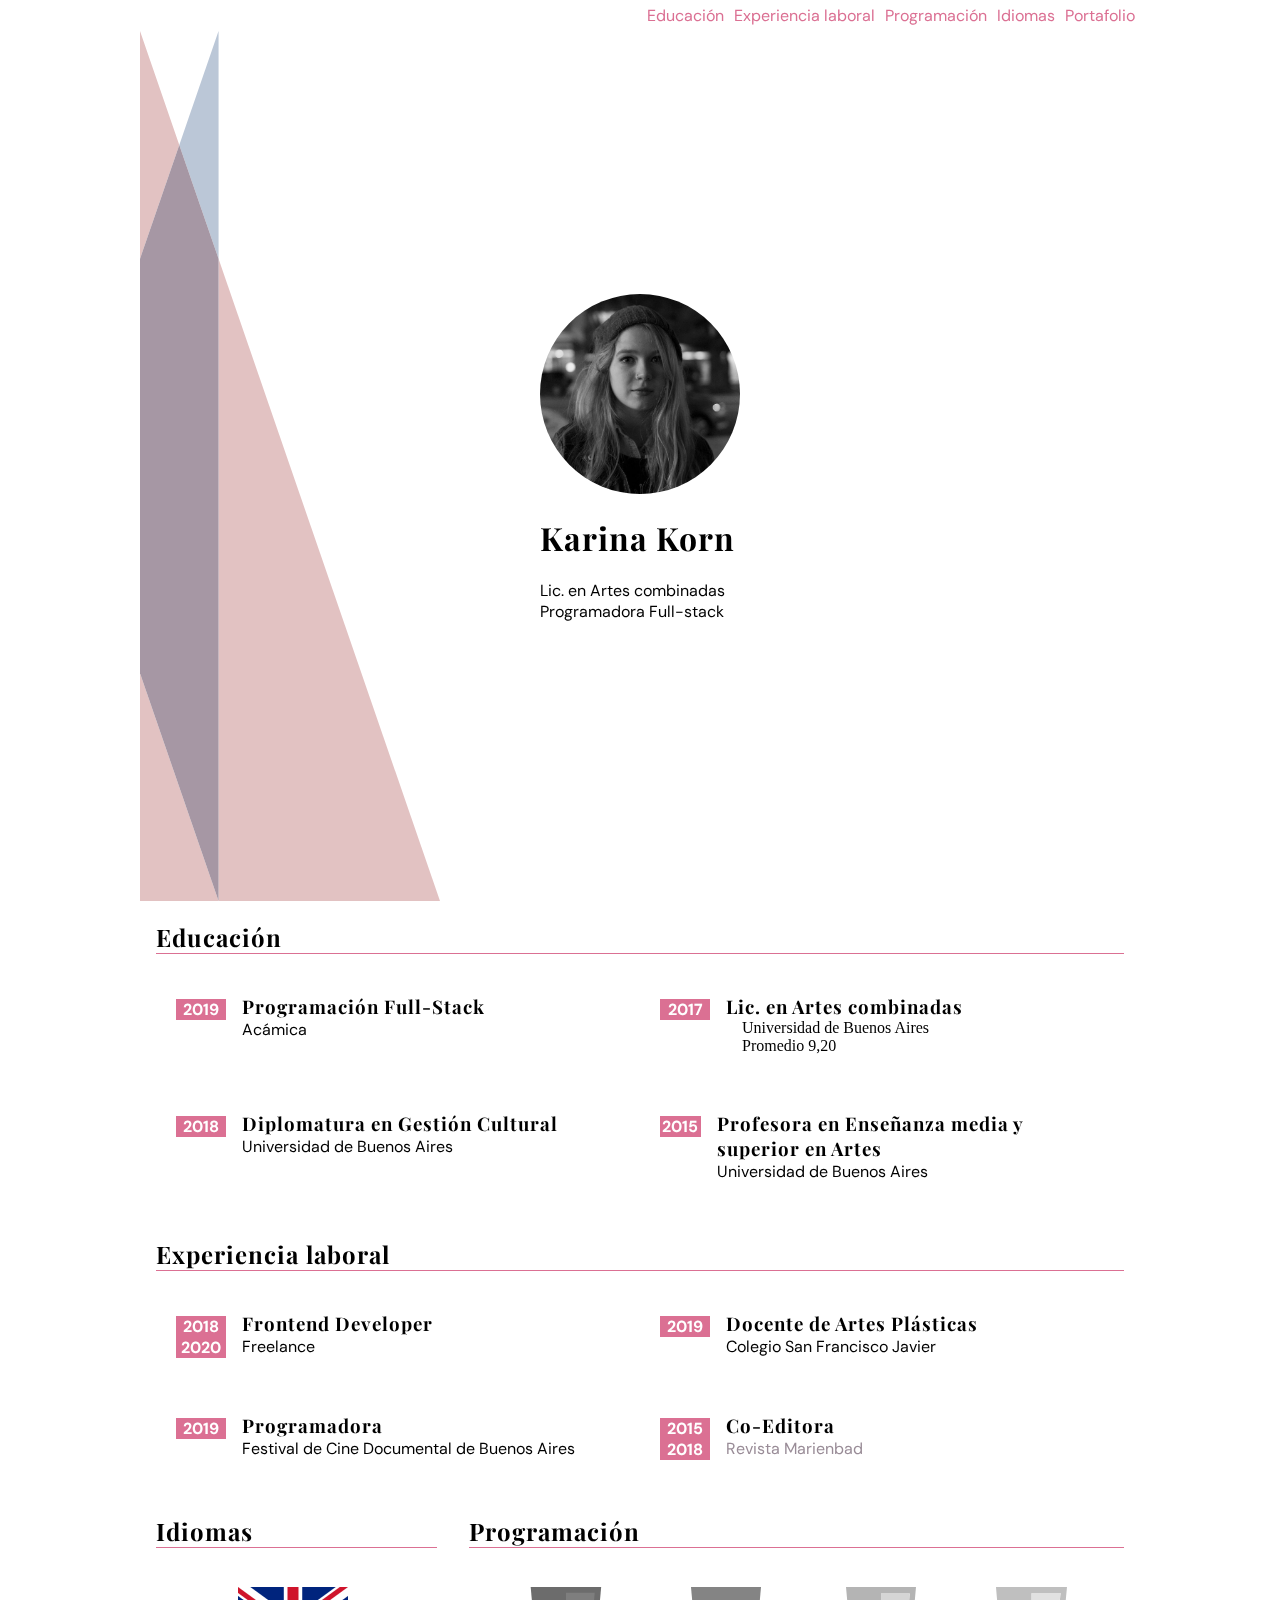
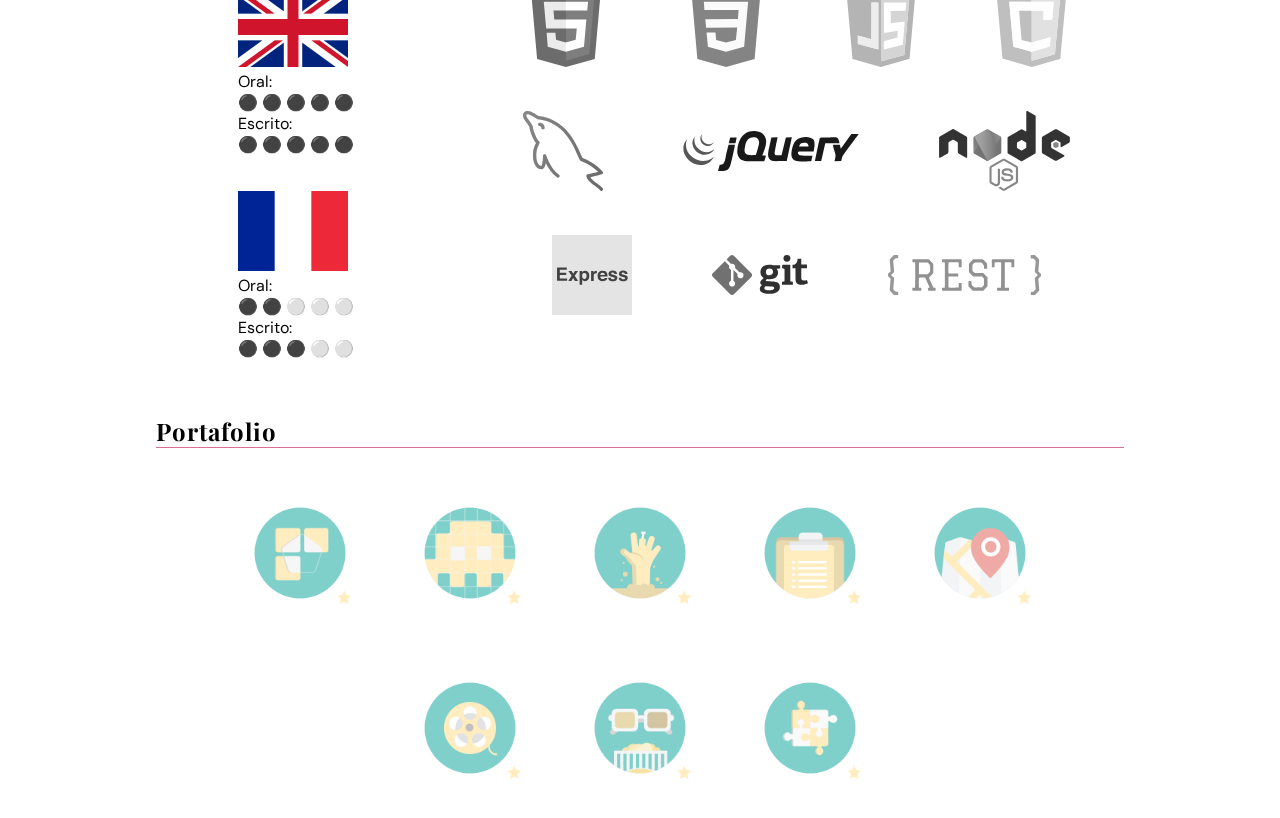
<file: index.html>
<!DOCTYPE html>
<html lang="es">

<head>
    <meta charset="UTF-8">
    <meta name="viewport" content="width=device-width, initial-scale=1.0">
    <meta http-equiv="X-UA-Compatible" content="ie=edge">
    <title>CV Karina Korn</title>
    <link href="https://fonts.googleapis.com/css?family=DM+Sans|Playfair+Display&display=swap" rel="stylesheet">
    <link rel="stylesheet" href="css/style.css">
    <!-- FAVICON -->
    <link rel="apple-touch-icon" sizes="57x57" href="img/favicon/apple-icon-57x57.png">
    <link rel="apple-touch-icon" sizes="60x60" href="img/favicon/apple-icon-60x60.png">
    <link rel="apple-touch-icon" sizes="72x72" href="img/favicon/apple-icon-72x72.png">
    <link rel="apple-touch-icon" sizes="76x76" href="img/favicon/apple-icon-76x76.png">
    <link rel="apple-touch-icon" sizes="114x114" href="img/favicon/apple-icon-114x114.png">
    <link rel="apple-touch-icon" sizes="120x120" href="img/favicon/apple-icon-120x120.png">
    <link rel="apple-touch-icon" sizes="144x144" href="img/favicon/apple-icon-144x144.png">
    <link rel="apple-touch-icon" sizes="152x152" href="img/favicon/apple-icon-152x152.png">
    <link rel="apple-touch-icon" sizes="180x180" href="img/favicon/apple-icon-180x180.png">
    <link rel="icon" type="image/png" sizes="192x192" href="img/favicon/android-icon-192x192.png">
    <link rel="icon" type="image/png" sizes="32x32" href="img/favicon/favicon-32x32.png">
    <link rel="icon" type="image/png" sizes="96x96" href="img/favicon/favicon-96x96.png">
    <link rel="icon" type="image/png" sizes="16x16" href="img/favicon/favicon-16x16.png">
    <link rel="manifest" href="img/favicon/manifest.json">
    <meta name="msapplication-TileColor" content="#ffffff">
    <meta name="msapplication-TileImage" content="img/favicon/ms-icon-144x144.png">
    <meta name="theme-color" content="#ffffff">
    <!-- END FAVICON -->
</head>

<body>
    <div class="main_container">

        <header>
            <nav id="menu_principal" class="flex_container flex_right">
                <a class="hvr-underline-from-center " href="#educacion">Educación</a>
                <a class="hvr-underline-from-center" href="#laboral"> Experiencia laboral </a>
                <a class="hvr-underline-from-center" href="#programacion"> Programación </a>
                <a class="hvr-underline-from-center" href="#idiomas"> Idiomas</a>
                <a class="hvr-underline-from-center" href="#portafolio"> Portafolio</a>
            </nav>
            <div id="portada">
                <img src="img/portada/bkg01.svg" alt="Fondo">
            </div>
            <div id="presentacion" class="flex_container flex_center flex_middle">
                <div>
                    <div class="avatar" alt="Karina Korn">
                    </div>
                    <h1> Karina Korn</h1>
                    <p>Lic. en Artes combinadas</br>Programadora Full-stack</p>
                </div>
            </div>
        </header>
        <section id="educacion">
            <h2>Educación</h2>
            <div class="flex_container flex_wrap">
                <div class="card">
                    <div class="title">
                        <h3>Programación Full-Stack</h3>
                        <p>Acámica</p>
                    </div>
                    <div class="year">
                        <div>
                            <span>2019</span>
                        </div>
                    </div>
                </div>
                <div class="card">
                    <div class="title">
                        <h3>Lic. en Artes combinadas</h3>
                        <section>Universidad de Buenos Aires</br>Promedio 9,20</P>
                    </div>
                    <div class="year">
                        <div>
                            <span>2017</span>
                        </div>
                    </div>
                </div>
                <div class="card">
                    <div class="title">
                        <H3>Diplomatura en Gestión Cultural</H3>
                        <p>Universidad de Buenos Aires</p>
                    </div>
                    <div class="year">
                        <div>
                            <span> 2018</span>
                        </div>
                    </div>
                </div>
                <div class="card">
                    <div class="title">
                        <h3>Profesora en Enseñanza media y superior en Artes</h3>
                        <p>Universidad de Buenos Aires</p>
                    </div>
                    <div class="year">
                        <div>
                            <span> 2015</span>
                        </div>
                    </div>
                </div>
            </div>
        </section>
        <section id="laboral">
            <h2>Experiencia laboral</h2>
            <div class="flex_container flex_wrap flex_space_around">
                <div class="card">
                    <div class="title">
                        <h3>Frontend Developer</h3>
                        <p>Freelance</p>
                    </div>
                    <div class="year">
                        <div>
                            <span>2018</span>
                            </br><span>2020</span>
                        </div>
                    </div>
                </div>
                <div class="card">
                    <div class="title">
                        <h3>Docente de Artes Plásticas</h3>
                        <p>Colegio San Francisco Javier</p>
                    </div>
                    <div class="year">
                        <div>
                            <span>2019</span>

                        </div>
                    </div>
                </div>
                <div class="card">
                    <div class="title">
                        <h3>Programadora</h3>
                        <p>Festival de Cine Documental de Buenos Aires</p>
                    </div>
                    <div class="year">
                        <div>
                            <span>2019</span>
                        </div>
                    </div>
                </div>
                <div class="card">
                    <div class="title">
                        <h3>Co-Editora</h3>
                        <p><a href="http://www.marienbad.com.ar/autor/karina-korn" target="_blank">Revista
                                Marienbad</a></p>
                    </div>
                    <div class="year">
                        <div>
                            <span>2015</span>
                            </br><span>2018</span>
                        </div>
                    </div>
                </div>
            </div>
        </section>

        <div id="container_programacion_idiomas" class="flex_container">
            <section id="idiomas">
                <h2>Idiomas</h2>
                <div class="flex_container flex_center">
                    <div class="flex_column">
                        <div class="card flex_column">
                            <div class="flag">
                                <img src="img/idiomas/ingles.png" alt="Inglés" title="Inglés">
                            </div>
                            <div class="level">
                                <p>
                                    Oral: </br>
                                    &#9899 &#9899 &#9899 &#9899 &#9899 </br>
                                    Escrito:</br>
                                    &#9899 &#9899 &#9899 &#9899 &#9899
                                </p>
                            </div>
                        </div>
                        <div class="card flex_column">
                            <div class="flag">
                                <img src="img/idiomas/francia.svg" alt="Francés" title="Francés">
                            </div>
                            <div class="level">
                                <p>
                                    Oral: </br>
                                    &#9899 &#9899 &#9898 &#9898 &#9898 </br>
                                    Escrito: </br>
                                    &#9899 &#9899 &#9899 &#9898 &#9898
                                </p>
                            </div>
                        </div>
                    </div>
                </div>
            </section>
            <section id="programacion">
                <h2>Programación</h2>
                <div class="thumbnav flex_container flex_wrap flex_center flex_middle">
                    <div class="thumbimg"><img src="img/programacion/HTML5.svg" alt="HTML5" title="HTML5"></div>
                    <div class="thumbimg"><img src="img/programacion/css-3.svg" alt="CSS3" title="CSS3"></div>
                    <div class="thumbimg"><img src="img/programacion/js.svg" alt="JavaScript Vanilla"
                            title="JavaScript Vanilla">
                    </div>
                    <div class="thumbimg"><img src="img/programacion/canvas.svg" alt="Canvas" title="Canvas"></div>
                    <div class="thumbimg"><img src="img/programacion/mysql.svg" alt="MYSQL" title="MYSQL"></div>
                    <div class="thumbimg thumb_mini"><img src="img/programacion/jquery.svg" alt="JQUERY" title="JQUERY">
                    </div>
                    <div class="thumbimg"><img src="img/programacion/node.svg" alt="Node.JS" title="Node.JS"></div>
                    <div class="thumbimg"><img src="img/programacion/express.svg" alt="Express" title="Express"></div>
                    <div class="thumbimg thumb_mini"><img src="img/programacion/Git.svg" alt="Git" title="Git"></div>
                    <div class="thumbimg thumb_mini"><img src="img/programacion/api-rest.svg" alt="APIs-Rest"
                            title="APIs-Rest">
                    </div>
                </div>
            </section>
        </div>

        <section id="portafolio" class="section">
            <h2>Portafolio</h2>
            <div class="thumbnav flex_container flex_wrap flex_center flex_middle">
                <div class="thumbimg"><a href="https://karinakorn.github.io/Adventure-Time-Puzzle/" target="_blank"><img
                            src="img/portafolio/rompecabezas-icon.png" alt="Rompecabeza" title="Ir a Rompecabezas"></a>
                </div>
                <div class="thumbimg"><a href="https://karinakorn.github.io/Pixel-Art/" target="_blank"><img
                            src="img/portafolio/pixel-art-icon.png" alt="Pixel Art" title="Ir a Pixel Art"></a></div>
                <div class="thumbimg"><a href="https://karinakorn.github.io/Zombie-City/" target="_blank"><img
                            src="img/portafolio/ciudad-zombie-icon.png" alt="Ciudad Zombie"
                            title="Ir a Ciudad Zombie"></a>
                </div>
                <div class="thumbimg"><a href="proximamente.html" target="_blank"><img
                            src="img/portafolio/encuestados-icon.png" alt="Encuestados" title="Ir a Encuestados"></a>
                </div>
                <div class="thumbimg"><a href="proximamente.html" target="_blank"><img
                            src="img/portafolio/mapa-interactivo-icon.png" alt="Mapa Interactivo"
                            title="Ir a Mapa Interactivo"></a></div>
                <div class="thumbimg"><a href="proximamente.html" target="_blank"><img
                            src="img/portafolio/que-veo-icon.png" alt="Qué Veo" title="Ir a Qué veo"></a></div>
                <div class="thumbimg"><a href="proximamente.html" target="_blank"><img
                            src="img/portafolio/peli-vs-peli-icon.png" alt="Peli vs Peli" title="Ir a Peli vs Peli"></a>
                </div>
                <div class="thumbimg"><a href="proximamente.html" target="_blank"><img
                            src="img/portafolio/recargado-icon.png" alt="Recargado" title="Ir a Recargado"></a></div>

            </div>
        </section>
    </div>
</body>

</html>
</file>
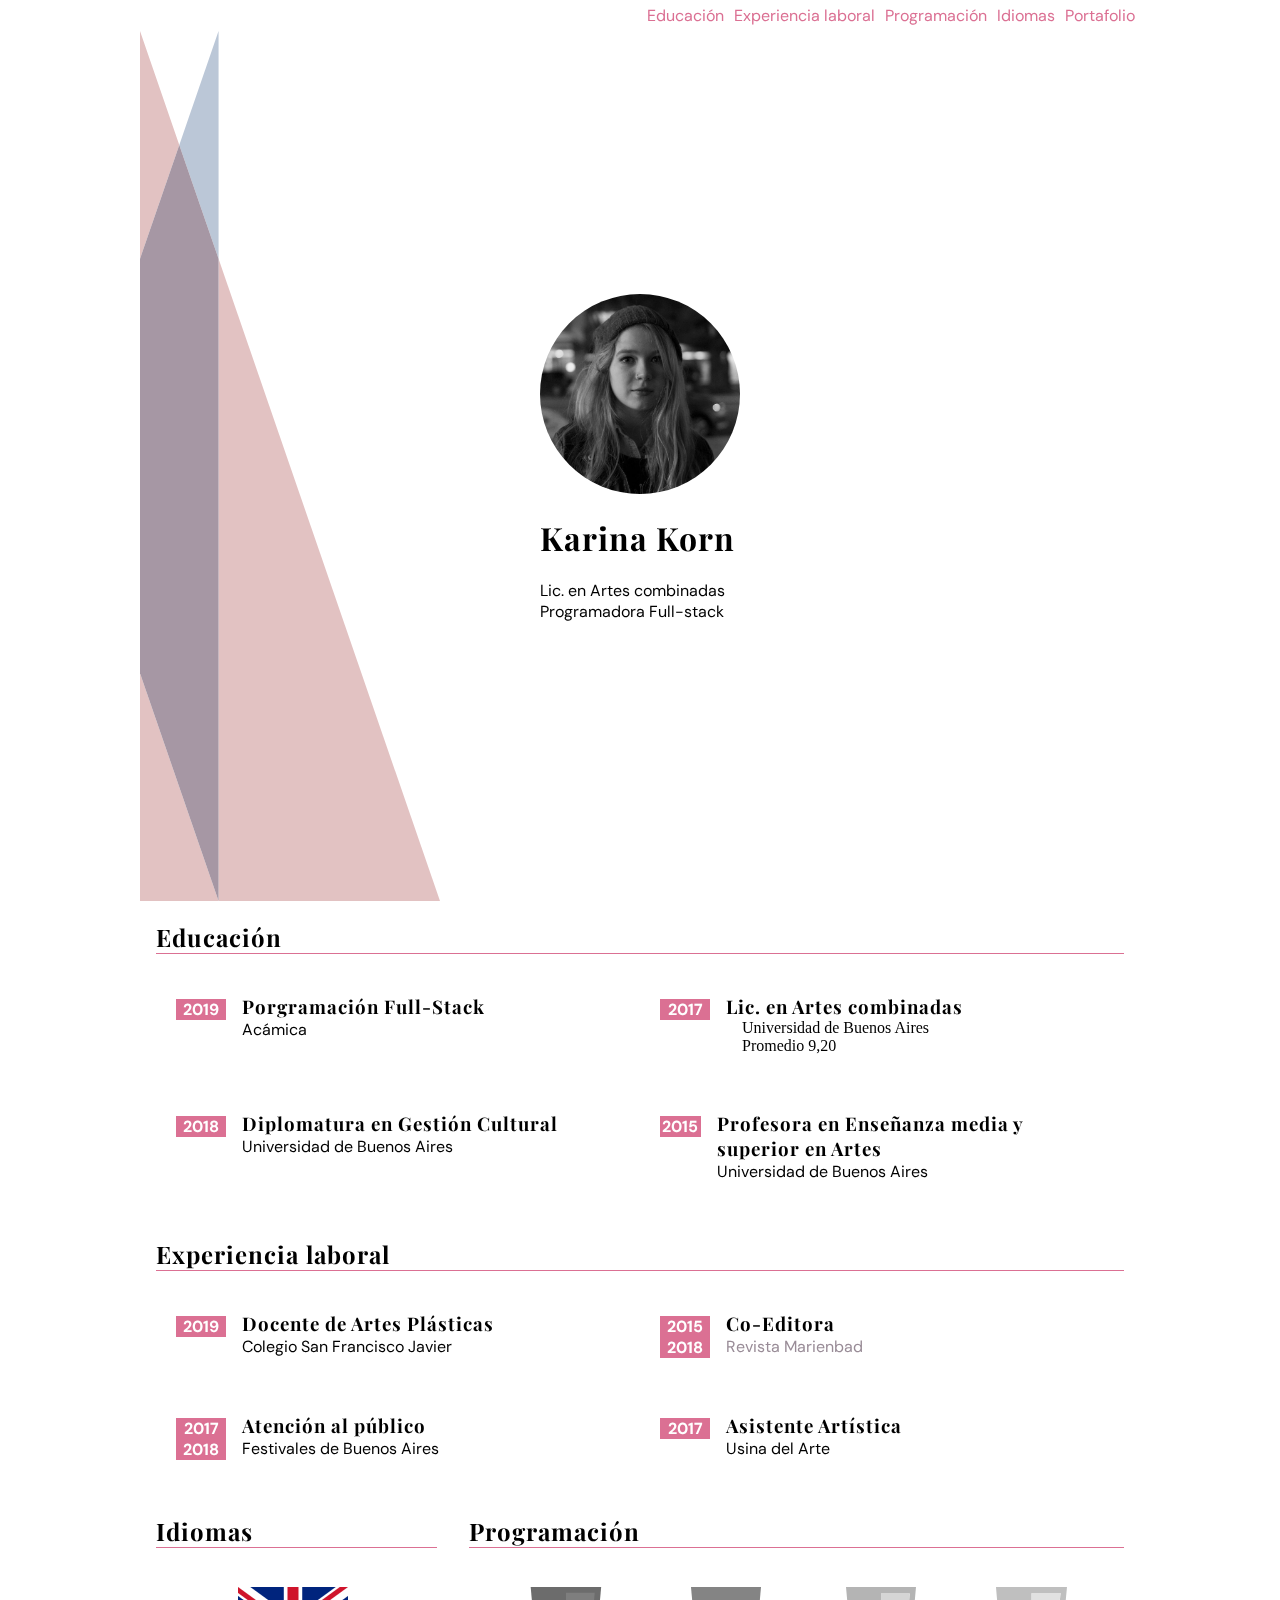
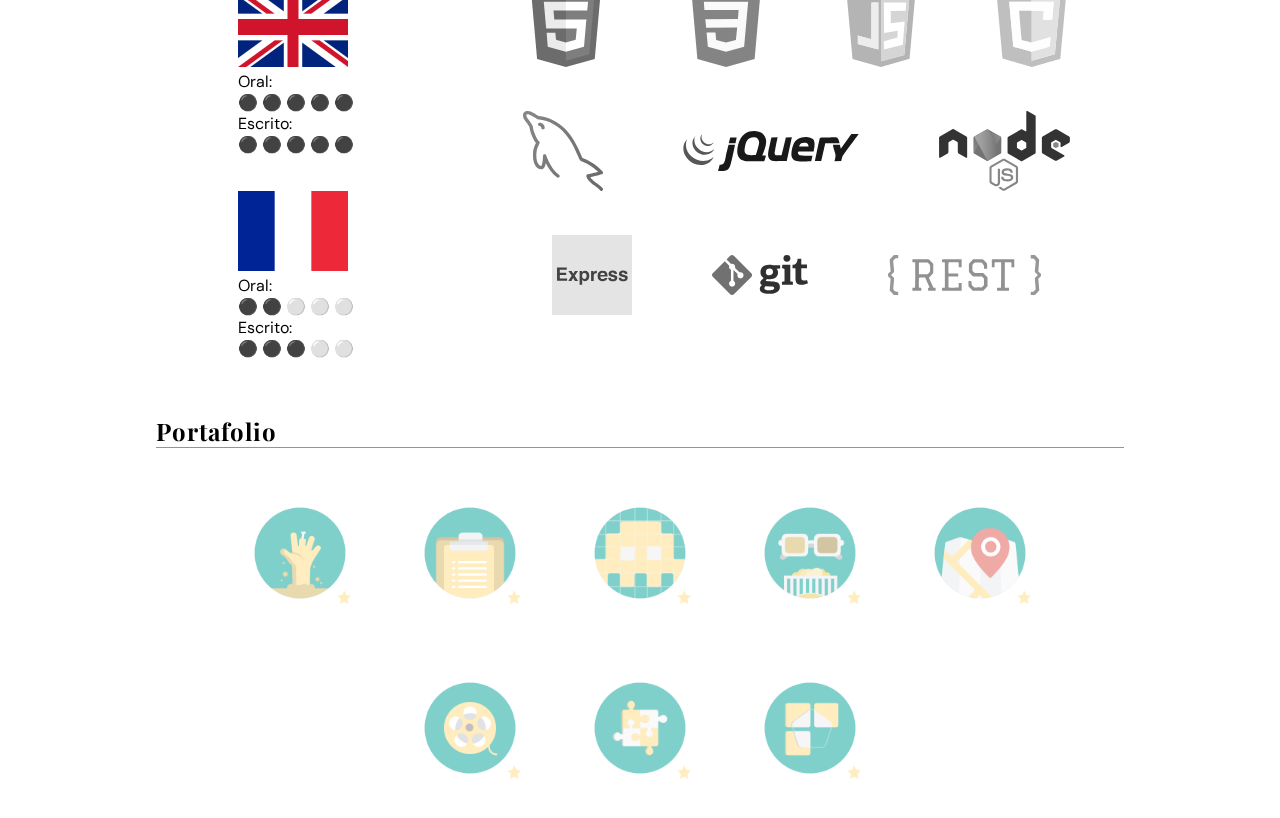
<file: index.html.html>
<!DOCTYPE html>
<html lang="es">

<head>
    <meta charset="UTF-8">
    <meta name="viewport" content="width=device-width, initial-scale=1.0">
    <meta http-equiv="X-UA-Compatible" content="ie=edge">
    <title>CV Karina Korn</title>
    <link href="https://fonts.googleapis.com/css?family=DM+Sans|Playfair+Display&display=swap" rel="stylesheet">
    <link rel="stylesheet" href="style.css">
    <!-- FAVICON -->
    <link rel="apple-touch-icon" sizes="57x57" href="favicon/apple-icon-57x57.png">
    <link rel="apple-touch-icon" sizes="60x60" href="favicon/apple-icon-60x60.png">
    <link rel="apple-touch-icon" sizes="72x72" href="favicon/apple-icon-72x72.png">
    <link rel="apple-touch-icon" sizes="76x76" href="favicon/apple-icon-76x76.png">
    <link rel="apple-touch-icon" sizes="114x114" href="favicon/apple-icon-114x114.png">
    <link rel="apple-touch-icon" sizes="120x120" href="favicon/apple-icon-120x120.png">
    <link rel="apple-touch-icon" sizes="144x144" href="favicon/apple-icon-144x144.png">
    <link rel="apple-touch-icon" sizes="152x152" href="favicon/apple-icon-152x152.png">
    <link rel="apple-touch-icon" sizes="180x180" href="favicon/apple-icon-180x180.png">
    <link rel="icon" type="image/png" sizes="192x192" href="favicon/android-icon-192x192.png">
    <link rel="icon" type="image/png" sizes="32x32" href="favicon/favicon-32x32.png">
    <link rel="icon" type="image/png" sizes="96x96" href="favicon/favicon-96x96.png">
    <link rel="icon" type="image/png" sizes="16x16" href="favicon/favicon-16x16.png">
    <link rel="manifest" href="/favicon/manifest.json">
    <meta name="msapplication-TileColor" content="#ffffff">
    <meta name="msapplication-TileImage" content="/favicon/ms-icon-144x144.png">
    <meta name="theme-color" content="#ffffff">
    <!-- END FAVICON -->
</head>

<body>
    <div class="main_container">

        <header>
            <nav id="menu_principal" class="flex_container flex_right">
                <a class="hvr-underline-from-center " href="#educacion">Educación</a>
                <a class="hvr-underline-from-center" href="#laboral"> Experiencia laboral </a>
                <a class="hvr-underline-from-center" href="#programacion"> Programación </a>
                <a class="hvr-underline-from-center" href="#idiomas"> Idiomas</a>
                <a class="hvr-underline-from-center" href="#portafolio"> Portafolio</a>
            </nav>
            <div id="portada">
                <img src="portada/bkg01.svg" alt="Fondo">
            </div>
            <div id="presentacion" class="flex_container flex_center flex_middle">
                <div>
                    <div class="avatar" alt="Karina Korn">
                    </div>
                    <h1> Karina Korn</h1>
                    <p>Lic. en Artes combinadas</br>Programadora Full-stack</p>
                </div>
            </div>
        </header>
        <section id="educacion">
            <h2>Educación</h2>
            <div class="flex_container flex_wrap">
                <div class="card">
                    <div class="title">
                        <h3>Porgramación Full-Stack</h3>
                        <p>Acámica</p>
                    </div>
                    <div class="year">
                        <div>
                            <span>2019</span>
                        </div>
                    </div>
                </div>
                <div class="card">
                    <div class="title">
                        <h3>Lic. en Artes combinadas</h3>
                        <section>Universidad de Buenos Aires</br>Promedio 9,20</P>
                    </div>
                    <div class="year">
                        <div>
                            <span>2017</span>
                        </div>
                    </div>
                </div>
                <div class="card">
                    <div class="title">
                        <H3>Diplomatura en Gestión Cultural</H3>
                        <p>Universidad de Buenos Aires</p>
                    </div>
                    <div class="year">
                        <div>
                            <span> 2018</span>
                        </div>
                    </div>
                </div>
                <div class="card">
                    <div class="title">
                        <h3>Profesora en Enseñanza media y superior en Artes</h3>
                        <p>Universidad de Buenos Aires</p>
                    </div>
                    <div class="year">
                        <div>
                            <span> 2015</span>
                        </div>
                    </div>
                </div>
            </div>
        </section>
        <section id="laboral">
            <h2>Experiencia laboral</h2>
            <div class="flex_container flex_wrap flex_space_around">
                <div class="card">
                    <div class="title">
                        <h3>Docente de Artes Plásticas</h3>
                        <p>Colegio San Francisco Javier</p>
                    </div>
                    <div class="year">
                        <div>
                            <span>2019</span>
                        </div>
                    </div>
                </div>
                <div class="card">
                    <div class="title">
                        <h3>Co-Editora</h3>
                        <p><a href="http://www.marienbad.com.ar/autor/karina-korn" target="_blank">Revista
                                Marienbad</a></p>
                    </div>
                    <div class="year">
                        <div>
                            <span>2015</span>
                            </br><span>2018</span>
                        </div>
                    </div>
                </div>
                <div class="card">
                    <div class="title">
                        <h3>Atención al público</h3>
                        <p>Festivales de Buenos Aires</p>
                    </div>
                    <div class="year">
                        <div>
                            <span>2017</span>
                            </br><span>2018</span>
                        </div>
                    </div>
                </div>
                <div class="card">
                    <div class="title">
                        <h3>Asistente Artística</h3>
                        <p>Usina del Arte</p>
                    </div>
                    <div class="year">
                        <div>
                            <span>2017</span>
                        </div>
                    </div>
                </div>
            </div>
        </section>

        <div id="container_programacion_idiomas" class="flex_container">
            <section id="idiomas">
                <h2>Idiomas</h2>
                <div class="flex_container flex_center">
                    <div class="flex_column">
                        <div class="card flex_column">
                            <div class="flag">
                                <img src="idiomas/ingles.png" alt="Inglés" title="Inglés">
                            </div>
                            <div class="level">
                                <p>
                                    Oral: </br>
                                    &#9899 &#9899 &#9899 &#9899 &#9899 </br>
                                    Escrito:</br>
                                    &#9899 &#9899 &#9899 &#9899 &#9899
                                </p>
                            </div>
                        </div>
                        <div class="card flex_column">
                            <div class="flag">
                                <img src="idiomas/francia.svg" alt="Francés" title="Francés">
                            </div>
                            <div class="level">
                                <p>
                                    Oral: </br>
                                    &#9899 &#9899 &#9898 &#9898 &#9898 </br>
                                    Escrito: </br>
                                    &#9899 &#9899 &#9899 &#9898 &#9898
                                </p>
                            </div>
                        </div>
                    </div>
                </div>
            </section>
            <section id="programacion">
                <h2>Programación</h2>
                <div class="thumbnav flex_container flex_wrap flex_center flex_middle">
                    <div class="thumbimg"><img src="programacion/HTML5.svg" alt="HTML5" title="HTML5"></div>
                    <div class="thumbimg"><img src="programacion/css-3.svg" alt="CSS3" title="CSS3"></div>
                    <div class="thumbimg"><img src="programacion/js.svg" alt="JavaScript Vanilla" title="JavaScript Vanilla">
                    </div>
                    <div class="thumbimg"><img src="programacion/canvas.svg" alt="Canvas" title="Canvas"></div>
                    <div class="thumbimg"><img src="programacion/mysql.svg" alt="MYSQL" title="MYSQL"></div>
                    <div class="thumbimg thumb_mini"><img src="programacion/jquery.svg" alt="JQUERY" title="JQUERY"></div>
                    <div class="thumbimg"><img src="programacion/node.svg" alt="Node.JS" title="Node.JS"></div>
                    <div class="thumbimg"><img src="programacion/express.svg" alt="Express" title="Express"></div>
                    <div class="thumbimg thumb_mini"><img src="programacion/Git.svg" alt="Git" title="Git"></div>
                    <div class="thumbimg thumb_mini"><img src="programacion/api-rest.svg" alt="APIs-Rest" title="APIs-Rest">
                    </div>
                </div>
            </section>
        </div>

        <section id="portafolio" class="section">
            <h2>Portafolio</h2>
            <div class="thumbnav flex_container flex_wrap flex_center flex_middle">
                <div class="thumbimg"><a href="Proximamente/Proximamente.html" target="_blank"><img
                            src="portafolio/ciudad-zombie-icon.png" alt="Ciudad Zombie" title="Ir a Ciudad Zombie"></a>
                </div>
                <div class="thumbimg"><a href="Proximamente/Proximamente.html" target="_blank"><img
                            src="portafolio/encuestados-icon.png" alt="Encuestados" title="Ir a Encuestados"></a></div>
                <div class="thumbimg"><a href="Proximamente/Proximamente.html" target="_blank"><img
                            src="portafolio/pixel-art-icon.png" alt="Pixel Art" title="Ir a Pixel Art"></a></div>
                <div class="thumbimg"><a href="Proximamente/Proximamente.html" target="_blank"><img
                            src="portafolio/peli-vs-peli-icon.png" alt="Peli vs Peli" title="Ir a Peli vs Peli"></a></div>
                <div class="thumbimg"><a href="Proximamente/Proximamente.html" target="_blank"><img
                            src="portafolio/mapa-interactivo-icon.png" alt="Mapa Interactivo" title="Ir a Mapa Interactivo"></a>
                </div>
                <div class="thumbimg"><a href="Proximamente/Proximamente.html" target="_blank"><img
                            src="portafolio/que-veo-icon.png" alt="Qué Veo" title="Ir a Qué veo"></a></div>
                <div class="thumbimg"><a href="Proximamente/Proximamente.html" target="_blank"><img
                                src="portafolio/recargado-icon.png" alt="Recargado" title="Ir a Recargado"></a></div>
                <div class="thumbimg"><a href="Proximamente/Proximamente.html" target="_blank"><img
                            src="portafolio/rompecabezas-icon.png" alt="Rompecabeza" title="Ir a Rompecabezas"></a></div>
            </div>
        </section>
    </div>
</body>

</html>
</file>
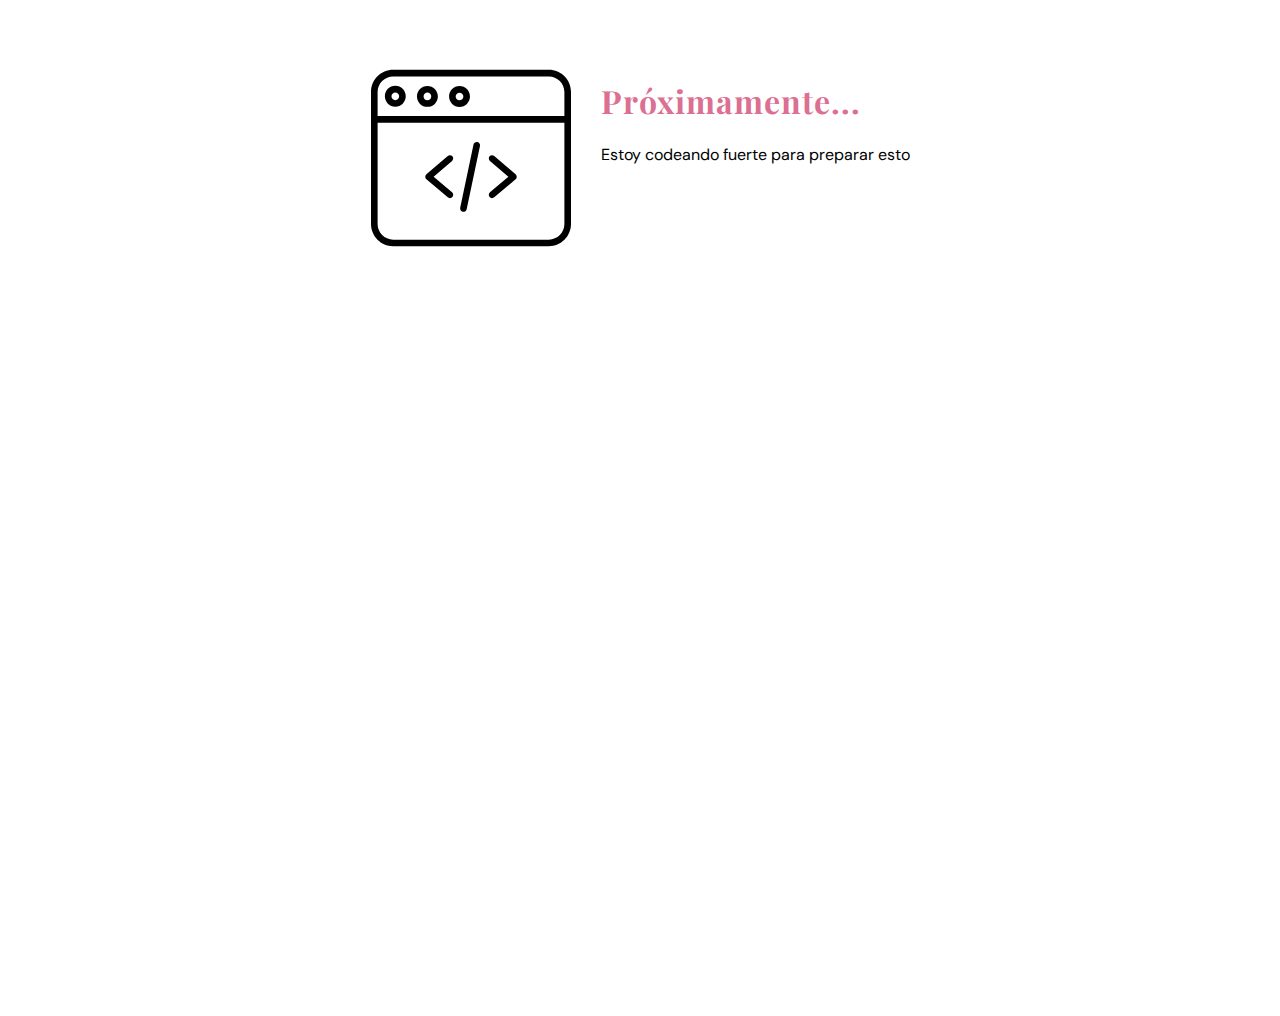
<file: proximamente.html>
<!DOCTYPE html>
<html lang="es">

<head>
    <meta charset="UTF-8">
    <meta name="viewport" content="width=device-width, initial-scale=1.0">
    <meta http-equiv="X-UA-Compatible" content="ie=edge">
    <title>Próximamente</title>
    <link rel="stylesheet" href="css/styleProximamente.css">
    <link href="https://fonts.googleapis.com/css?family=DM+Sans|Playfair+Display&display=swap" rel="stylesheet">

    <!-- FAVICON -->
    <link rel="apple-touch-icon" sizes="57x57" href="img/favicon/apple-icon-57x57.png">
    <link rel="apple-touch-icon" sizes="60x60" href="img/favicon/apple-icon-60x60.png">
    <link rel="apple-touch-icon" sizes="72x72" href="img/favicon/apple-icon-72x72.png">
    <link rel="apple-touch-icon" sizes="76x76" href="img/favicon/apple-icon-76x76.png">
    <link rel="apple-touch-icon" sizes="114x114" href="img/favicon/apple-icon-114x114.png">
    <link rel="apple-touch-icon" sizes="120x120" href="img/favicon/apple-icon-120x120.png">
    <link rel="apple-touch-icon" sizes="144x144" href="img/favicon/apple-icon-144x144.png">
    <link rel="apple-touch-icon" sizes="152x152" href="img/favicon/apple-icon-152x152.png">
    <link rel="apple-touch-icon" sizes="180x180" href="img/favicon/apple-icon-180x180.png">
    <link rel="icon" type="image/png" sizes="192x192" href="img/favicon/android-icon-192x192.png">
    <link rel="icon" type="image/png" sizes="32x32" href="../favicon/favicon-32x32.png">
    <link rel="icon" type="image/png" sizes="96x96" href="../favicon/favicon-96x96.png">
    <link rel="icon" type="image/png" sizes="16x16" href="../favicon/favicon-16x16.png">
    <link rel="manifest" href="/favicon/manifest.json">
    <meta name="msapplication-TileColor" content="#ffffff">
    <meta name="msapplication-TileImage" content="/favicon/ms-icon-144x144.png">
    <meta name="theme-color" content="#ffffff">
    <!-- END FAVICON -->
</head>

<body>
    <div class="flex_container">
        <Div class="flex_right">
            <H1>Próximamente...</H1>
            <p>Estoy codeando fuerte para preparar esto</p>
        </Div>
        <div class="flex_left"> <img src="img/programacion/web-programming.svg" alt="web-programming"></div>
    </div>
</body>

</html>
</file>
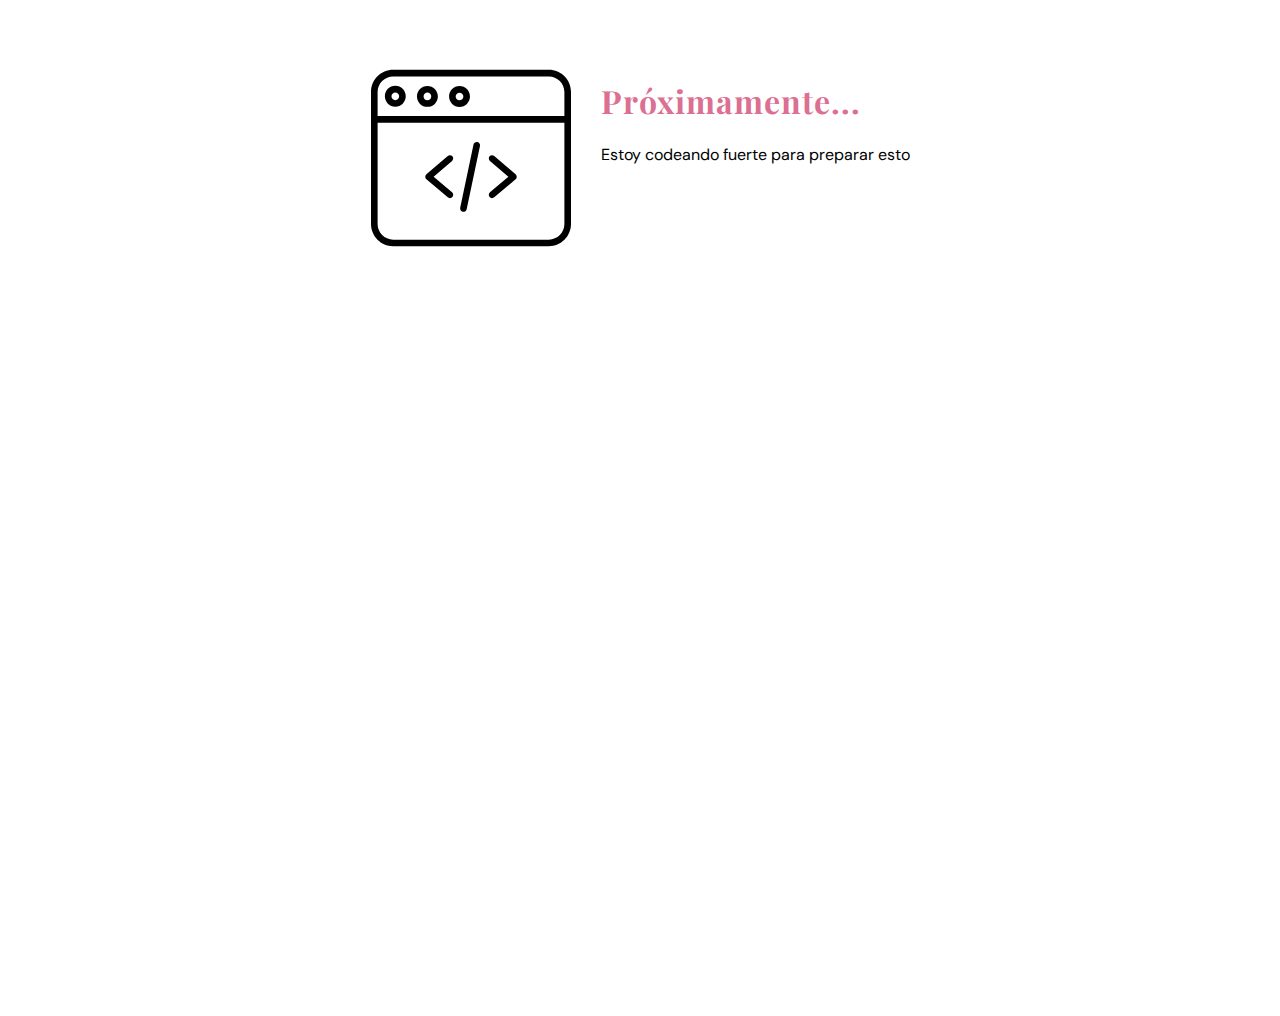
<file: Proximamente/Proximamente.html>
<!DOCTYPE html>
<html lang="es">
<head>
    <meta charset="UTF-8">
    <meta name="viewport" content="width=device-width, initial-scale=1.0">
    <meta http-equiv="X-UA-Compatible" content="ie=edge">
    <title>Próximamente</title>
<link rel="stylesheet" href="style.css">
    <link href="https://fonts.googleapis.com/css?family=DM+Sans|Playfair+Display&display=swap" rel="stylesheet">

    <!-- FAVICON -->
    <link rel="apple-touch-icon" sizes="57x57" href="/favicon/apple-icon-57x57.png">
    <link rel="apple-touch-icon" sizes="60x60" href="/favicon/apple-icon-60x60.png">
    <link rel="apple-touch-icon" sizes="72x72" href="/favicon/apple-icon-72x72.png">
    <link rel="apple-touch-icon" sizes="76x76" href="/favicon/apple-icon-76x76.png">
    <link rel="apple-touch-icon" sizes="114x114" href="/favicon/apple-icon-114x114.png">
    <link rel="apple-touch-icon" sizes="120x120" href="/favicon/apple-icon-120x120.png">
    <link rel="apple-touch-icon" sizes="144x144" href="/favicon/apple-icon-144x144.png">
    <link rel="apple-touch-icon" sizes="152x152" href="/favicon/apple-icon-152x152.png">
    <link rel="apple-touch-icon" sizes="180x180" href="/favicon/apple-icon-180x180.png">
    <link rel="icon" type="image/png" sizes="192x192"  href="/favicon/android-icon-192x192.png">
    <link rel="icon" type="image/png" sizes="32x32" href="../favicon/favicon-32x32.png">
    <link rel="icon" type="image/png" sizes="96x96" href="../favicon/favicon-96x96.png">
    <link rel="icon" type="image/png" sizes="16x16" href="../favicon/favicon-16x16.png">
    <link rel="manifest" href="/favicon/manifest.json">
    <meta name="msapplication-TileColor" content="#ffffff">
    <meta name="msapplication-TileImage" content="/favicon/ms-icon-144x144.png">
    <meta name="theme-color" content="#ffffff">
    <!-- END FAVICON -->
</head>
<body>
    <div class="flex_container">
        <Div class="flex_right">
            <H1>Próximamente...</H1>
            <p>Estoy codeando fuerte para preparar esto</p>
        </Div>
        <div class="flex_left"> <img src="web-programming.svg" alt="web-programming"></div>
    </div>
</body>
</html>
</file>
<file: css/style.css>
/* AJUSTES GENERALES */
body {
    /* flex: 100%;   */
    margin: 0px;
}

.flex_container {
    display: flex;
}

.flex_center {
    justify-content: center;
}

.flex_right {
    justify-content: flex-end;
}

.flex_left {
    justify-content: flex-start;
}

.flex_space_around {
    justify-content: space-around;
}

.flex_middle {
    align-items: center;
}

.flex_column {
    flex-direction: column;
}

.flex_wrap {
    flex-wrap: wrap;
}

/* TIPOGRAFÍAS */
span,
p,
a {
    font-family: 'DM Sans', sans-serif;
}

h1,
h2,
h3 {
    font-family: 'Playfair Display', serif;
    letter-spacing: 1px;
}

a {
    text-decoration: none;
}

/* ICONOS e IMAGENES */
.avatar {
    width: 200px;
    height: 200px;
    border-radius: 100%;
    background-image: url("../img/portada/karinakorn.jpg");
    background-position: center;
    background-size: cover;
}

.flag img {
    width: 110px;
    height: 80px;
}

/* NAV */
/* Underline From Center */
.hvr-underline-from-center {
    display: inline-block;
    vertical-align: middle;
    -webkit-transform: perspective(1px) translateZ(0);
    transform: perspective(1px) translateZ(0);
    box-shadow: 0 0 1px rgba(0, 0, 0, 0);
    position: relative;
    overflow: hidden;
}

.hvr-underline-from-center:before {
    content: "";
    position: absolute;
    z-index: -1;
    left: 51%;
    right: 51%;
    bottom: 0;
    background: #BBC7D7;
    height: 2px;
    -webkit-transition-property: left, right;
    transition-property: left, right;
    -webkit-transition-duration: 0.3s;
    transition-duration: 0.3s;
    -webkit-transition-timing-function: ease-out;
    transition-timing-function: ease-out;
}

.hvr-underline-from-center:hover:before,
.hvr-underline-from-center:focus:before,
.hvr-underline-from-center:active:before {
    left: 0;
    right: 0;
}

/* PORTADA */
#portada {
    position: absolute;
    mix-blend-mode: multiply;
}

#portada img,
#presentacion {
    height: calc(100vh - 30px);
}

nav#menu_principal {
    background-color: white;
}

nav#menu_principal a {
    color: palevioletred;
    padding: 5px;
}

/* SECCIONES */
section {
    margin: 0px 16px;
}

section h2 {
    border-bottom: 1px solid palevioletred;
}

/* CARD */
.card {
    flex: 40%;
    display: flex;
    margin: 20px;
}

.card p {
    margin-top: 0px;
}

.card a,
a:visited {
    color: rgb(153, 140, 151);
}

.title {
    order: 1;
    margin-left: 16px;
}

.title h3 {
    color: black;
    font-style: bold;
    margin: 0px;
}

.year {
    flex-basis: 50px;
    order: -1;
}

.year>div {
    background-color: palevioletred;
    text-align: center;
    margin-top: 5px;
}

.year span {
    color: white;
    font-weight: bold;
}

/* SIDE */
#idiomas {
    flex: 30%;
}

/* PROGRAMACION  */
#programacion {
    flex: 70%;
}

#programacion .thumbimg {
    margin: 20px 40px;
}

#programacion .thumbimg img {
    height: 80px;
}

#programacion .thumb_mini img {
    height: 40px;
}

#programacion .thumbimg {
    filter: grayscale(1);
    transition-duration: 0.5s;
}

#programacion .thumbimg:hover {
    filter: grayscale(0);
}

/* PORTAFOLIO */
#portafolio .thumbimg img {
    width: 170px;
}

#portafolio .thumbimg {
    opacity: 0.5;
    transition-duration: 0.5s;
}

#portafolio .thumbimg:hover {
    opacity: 1;
}


/* RESPONSIVE */
/* Extra small devices (phones, 639px and down) */
@media only screen and (max-width: 639px) {
    .main_container {
        flex-wrap: wrap;
    }

    #portada img,
    #presentacion {
        width: 100vw;
    }

    nav#menu_principal {
        justify-content: center;
        flex-wrap: wrap;
    }

    .flex_container {
        flex-wrap: wrap;
        width: 100%;
    }

    section {
        margin: 0px 15px;
    }

    #container_programacion_idiomas {
        flex-direction: column;
        justify-content: center;
    }

    #idiomas .card {
        margin-bottom: 60px;
    }

    #idiomas .card:last-child {
        margin-bottom: 30px;
    }

    .level,
    .flag img {
        height: 70px;
    }

    #programacion .thumbimg img {
        width: 80px;
        height: 60px;
    }

    #programacion .thumb_mini img {
        height: 80px;
    }

    #portafolio .thumbimg img {
        width: 150px;
    }
}


/* Medium devices (landscape tablets, 768px and up) */
@media only screen and (min-width: 768px) {
    .container {
        flex-basis: 900px;
    }
}

/* Large devices (laptops/desktops, 992px and up) */
@media only screen and (min-width: 1200px) {
    .main_container {
        width: 1000px;
        margin: 0px auto;
    }

}
</file>
<file: style.css>
/* AJUSTES GENERALES */
body {
    /* flex: 100%;   */
    margin: 0px;  
}
/* .main_container {
    width: 1000px;
    margin: 0px auto;
} */
.flex_container {
    display: flex;
}
.flex_center {
    justify-content: center;
} 
.flex_right {
    justify-content: flex-end;
}
.flex_left {
    justify-content: flex-start;
}
.flex_space_around {
    justify-content: space-around;
}
.flex_middle {
    align-items: center;
}
.flex_column  {
    flex-direction: column;
}
.flex_wrap {
    flex-wrap: wrap;
}

/* TIPOGRAFÍAS */
span, p, a {
    font-family: 'DM Sans', sans-serif;
}
h1, h2, h3 {
    font-family: 'Playfair Display', serif;
    letter-spacing: 1px;
}
a {
    text-decoration: none;
}

/* ICONOS e IMAGENES */
.avatar {
    width: 200px;
    height: 200px;
    border-radius: 100%;
    background-image: url("portada/Karina.jpg");
    background-position: center;
    background-size: cover;
}
.flag img {
    width: 110px;
    height: 80px;
}
/* NAV */
/* Underline From Center */
.hvr-underline-from-center {
    display: inline-block;
    vertical-align: middle;
    -webkit-transform: perspective(1px) translateZ(0);
    transform: perspective(1px) translateZ(0);
    box-shadow: 0 0 1px rgba(0, 0, 0, 0);
    position: relative;
    overflow: hidden;
  }
  .hvr-underline-from-center:before {
    content: "";
    position: absolute;
    z-index: -1;
    left: 51%;
    right: 51%;
    bottom: 0;
    background:#BBC7D7;
    height: 2px;
    -webkit-transition-property: left, right;
    transition-property: left, right;
    -webkit-transition-duration: 0.3s;
    transition-duration: 0.3s;
    -webkit-transition-timing-function: ease-out;
    transition-timing-function: ease-out;
  }
  .hvr-underline-from-center:hover:before, .hvr-underline-from-center:focus:before, .hvr-underline-from-center:active:before {
    left: 0;
    right: 0;
  }

/* PORTADA */
#portada {
    position: absolute;
    mix-blend-mode: multiply;
}
#portada img,
#presentacion {
    height: calc(100vh - 30px);
}
nav#menu_principal {
    background-color: white;
}
nav#menu_principal a {
    color: palevioletred;
    padding: 5px;
}

/* SECCIONES */
section  {
    margin: 0px 16px;
}
section h2 {
    border-bottom: 1px solid palevioletred;
}

/* CARD */
.card {
    flex: 40%;
    display: flex;
    margin: 20px;
}
.card p {
    margin-top: 0px;
}
.card a, a:visited {
    color: rgb(153, 140, 151);
}
.title {
    order: 1;
    margin-left: 16px;
}
.title h3 {
    color: black;
    font-style: bold;
    margin: 0px;
}
.year {
    flex-basis: 50px;
    order: -1;
}
.year>div {
    background-color: palevioletred;
    text-align: center;
    margin-top: 5px;
}
.year span {
    color: white;
    font-weight: bold;
}

/* SIDE */
#idiomas {
    flex: 30%;
}

/* PROGRAMACION  */
#programacion {
    flex: 70%;
}
#programacion .thumbimg {
    margin: 20px 40px;
}
#programacion .thumbimg img {
    height: 80px;
}
#programacion .thumb_mini img {
    height: 40px;
}
#programacion .thumbimg {
    filter: grayscale(1);
    transition-duration: 0.5s;
}
#programacion .thumbimg:hover {
    filter: grayscale(0);
}

/* PORTAFOLIO */
#portafolio .thumbimg img {
    width: 170px;
}
#portafolio .thumbimg {
    opacity: 0.5;
    transition-duration: 0.5s;
}
#portafolio .thumbimg:hover {
    opacity: 1;
}


/* RESPONSIVE */
/* Extra small devices (phones, 639px and down) */
@media only screen and (max-width: 639px) {
    .main_container {
        flex-wrap: wrap;
    }
    #portada img,
    #presentacion {
    width: 100vw;
    }
    nav#menu_principal  {
        justify-content: center;
        flex-wrap: wrap;
    }

    .flex_container {
        flex-wrap: wrap;
        width: 100%;
    }
    section {
        margin: 0px 15px;
    }
    #container_programacion_idiomas {
        flex-direction: column;
        justify-content: center;
    }
    #idiomas .card {
        margin-bottom: 60px;
    }
    #idiomas .card:last-child {
        margin-bottom: 30px;
    }
    .level, .flag img {
        height: 70px;
    }
    #programacion .thumbimg img {
        width: 80px;
        height: 60px;
    }
    #programacion .thumb_mini img {
        height: 80px;
    }
    #portafolio .thumbimg img {
        width: 150px;
    }
} 


/* Medium devices (landscape tablets, 768px and up) */
@media only screen and (min-width: 768px) {
    .container {
        flex-basis: 900px;
    }
} 

/* Large devices (laptops/desktops, 992px and up) */
@media only screen and (min-width: 1200px) {
    .main_container {
        width: 1000px;
        margin: 0px auto;
    }

} 


/*  PENDIENTE !
    - Arreglar el responsive y el breaking-line
   
    

*/
</file>
<file: css/styleProximamente.css>
/* TIPOGRAFÍAS */
p {
    font-family: 'DM Sans', sans-serif;
}
h1 {
    font-family: 'Playfair Display', serif;
    letter-spacing: 1px;
    color: palevioletred;
}

/* IMAGENES */
img {
    width: 200px;
}

/* DISPLAY */
.flex_container {
    display: flex;
    padding: 50px;
    justify-content: center;
    align-content: center;
    height: 100vh;
}
.flex_right {
    justify-content: flex-end;
    padding-left: 30px;
}
.flex_left {
    justify-content: flex-start;
    order: -1;
}
</file>
<file: Proximamente/style.css>
/* TIPOGRAFÍAS */
p {
    font-family: 'DM Sans', sans-serif;
}
h1 {
    font-family: 'Playfair Display', serif;
    letter-spacing: 1px;
    color: palevioletred;
}

/* IMAGENES */
img {
    width: 200px;
}

/* DISPLAY */
.flex_container {
    display: flex;
    padding: 50px;
    justify-content: center;
    align-content: center;
    height: 100vh;
}
.flex_right {
    justify-content: flex-end;
    padding-left: 30px;
}
.flex_left {
    justify-content: flex-start;
    order: -1;
}
</file>
